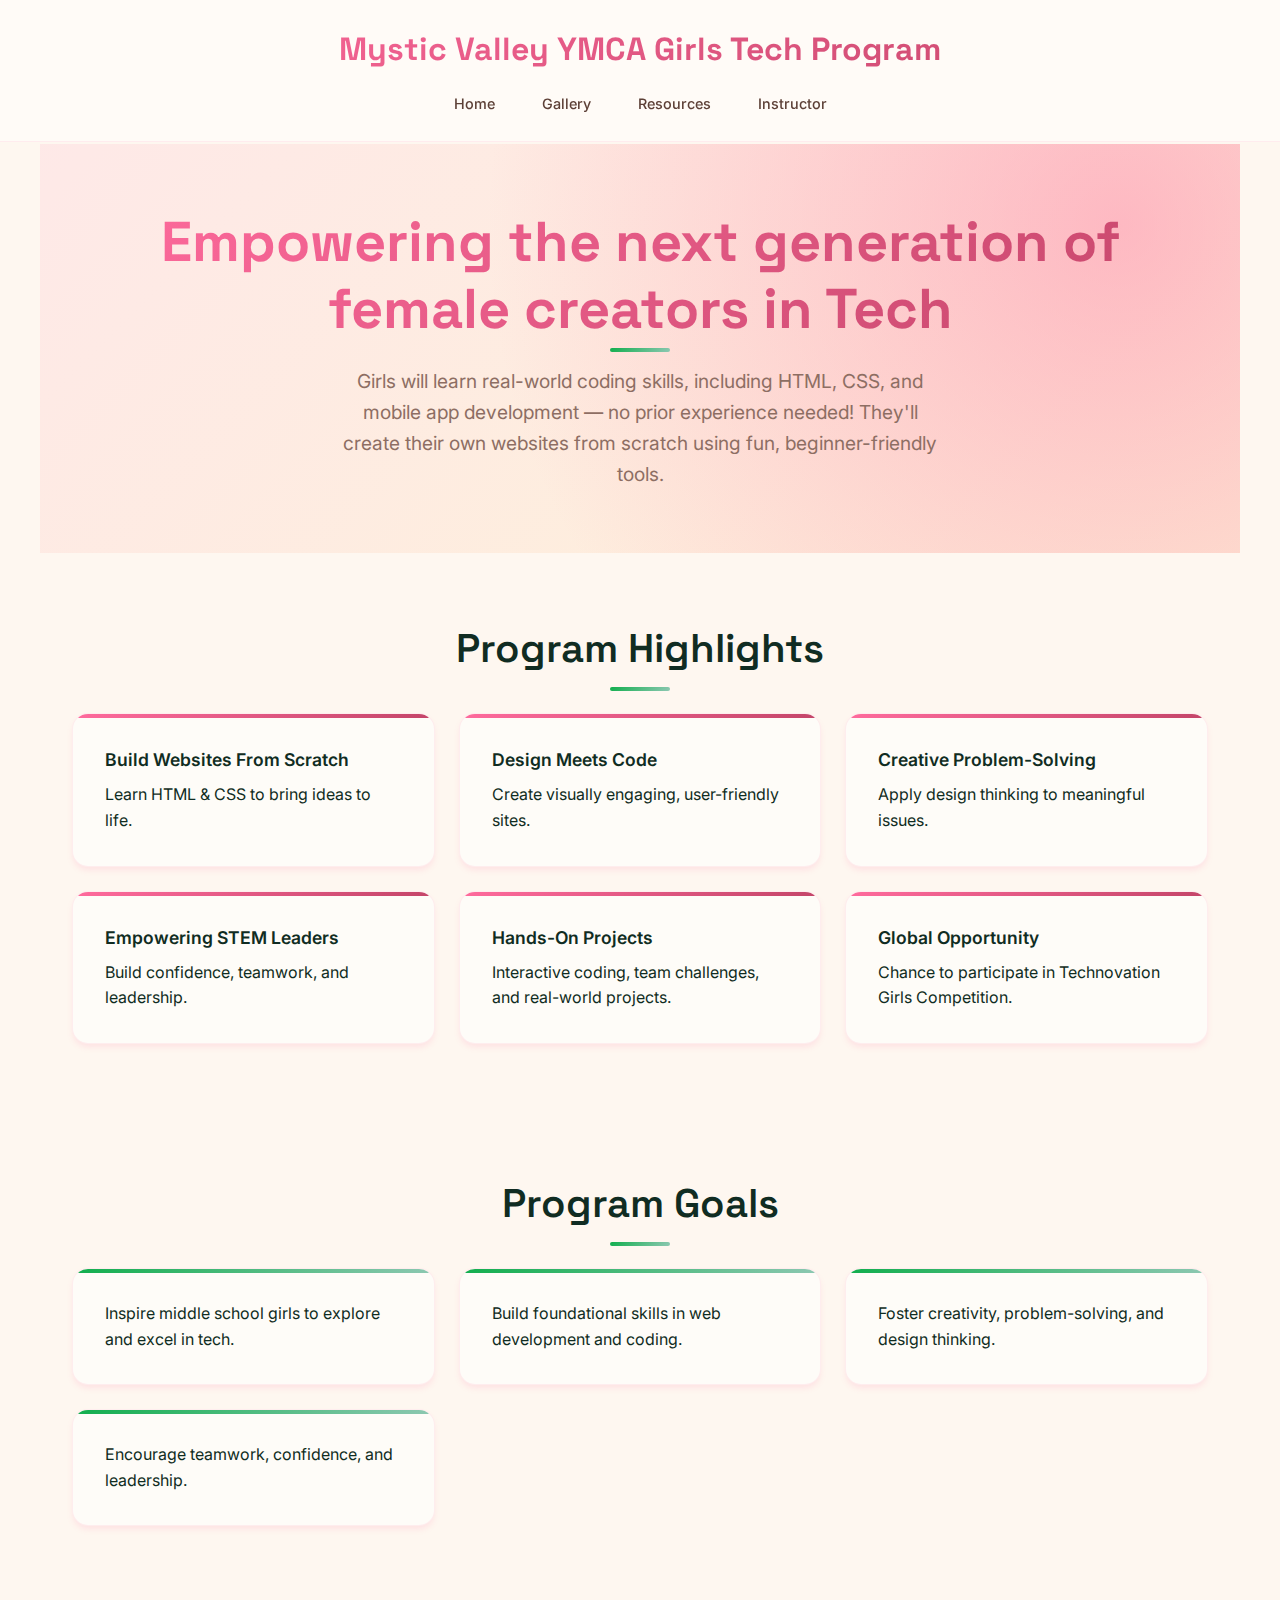
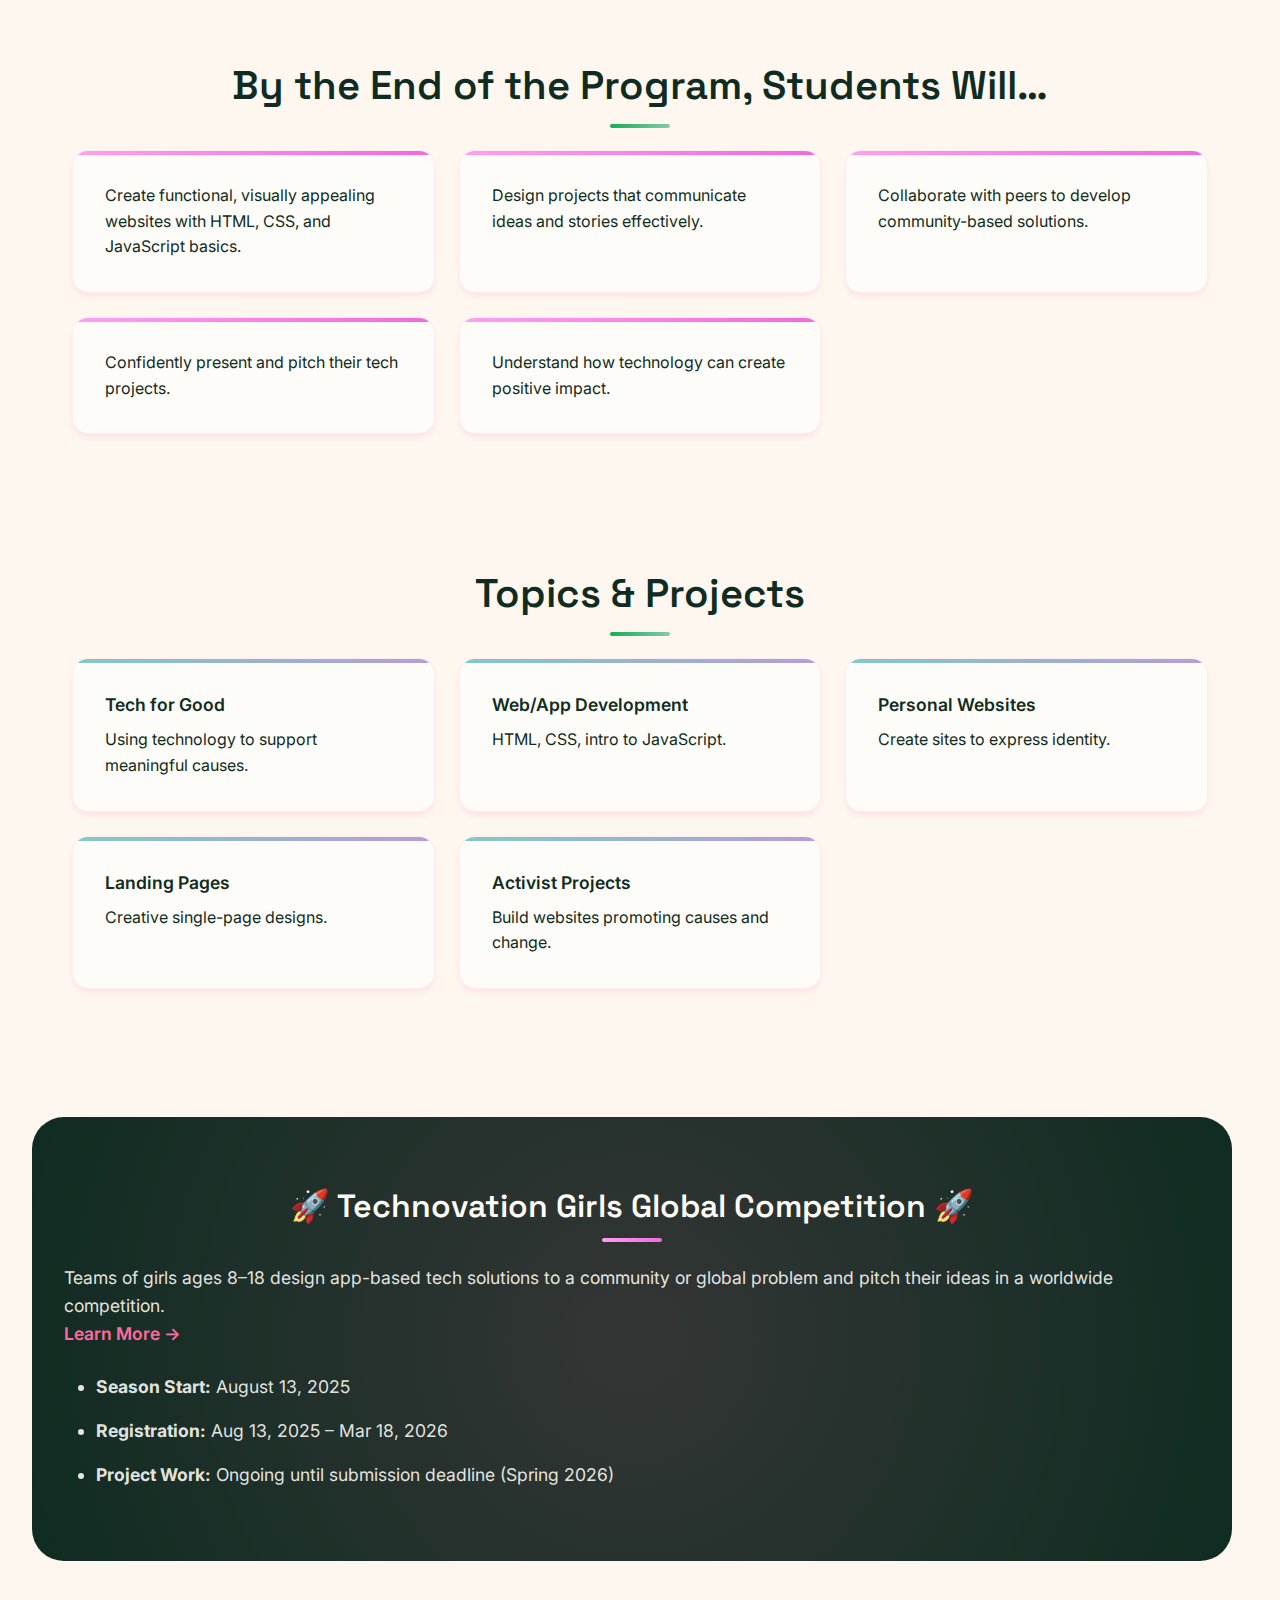
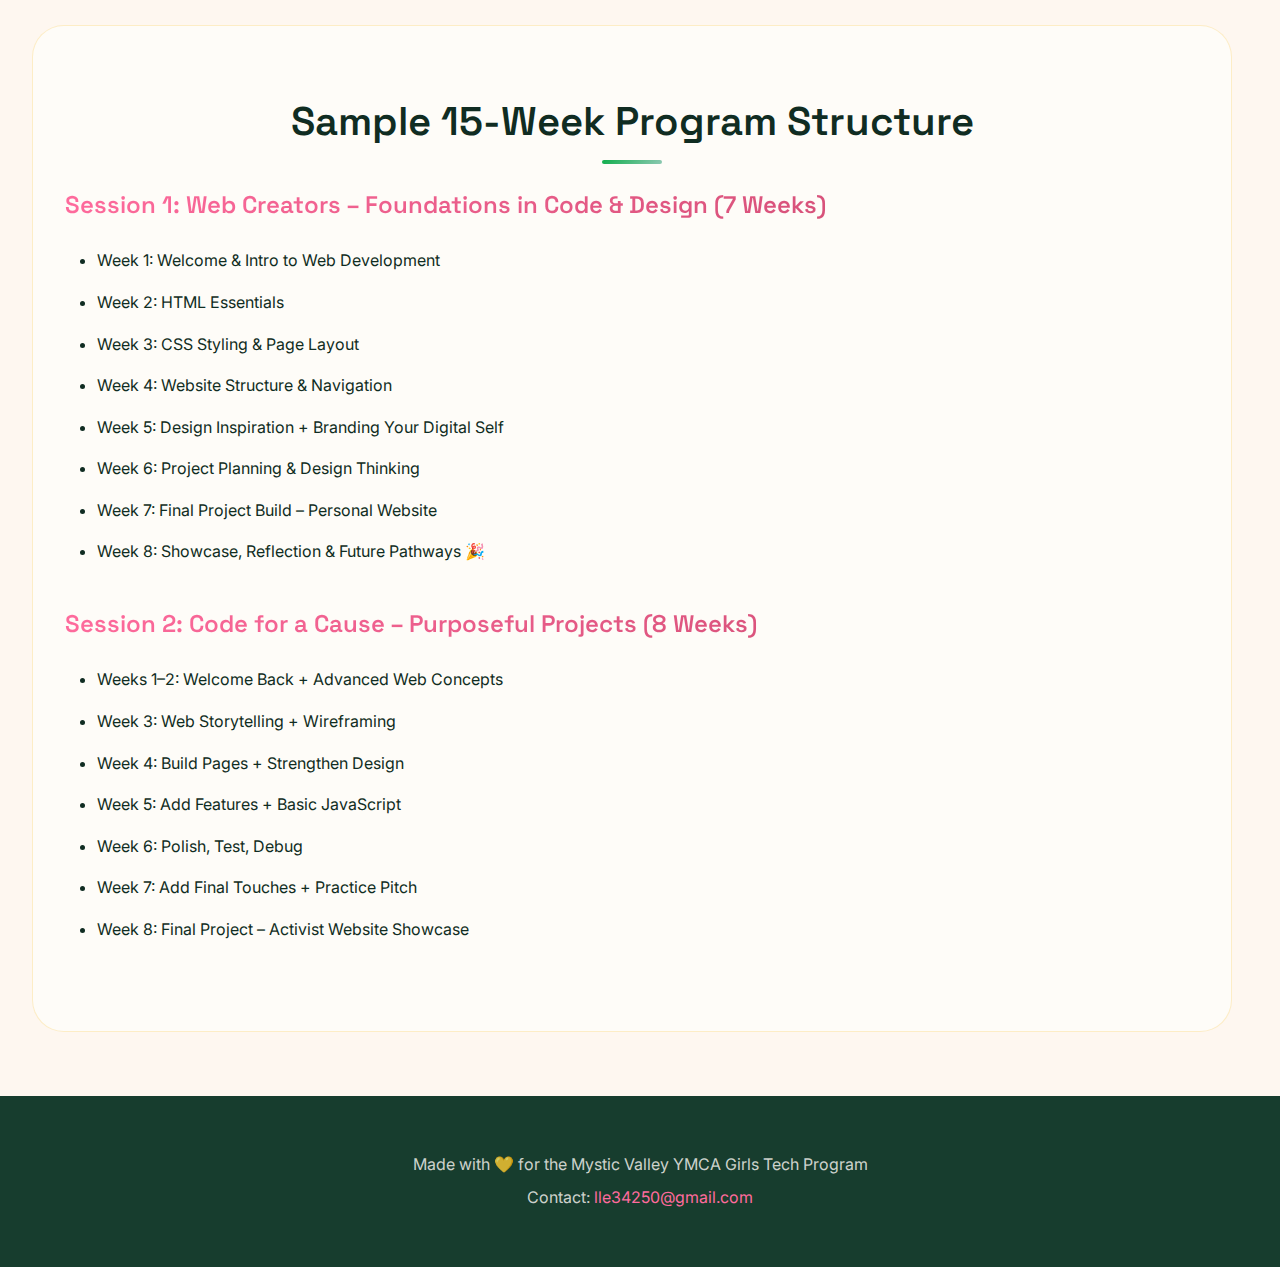
<file: index.html>
<!DOCTYPE html>
<html lang="en">
  <head>
    <meta charset="UTF-8" />
    <meta name="viewport" content="width=device-width, initial-scale=1.0" />
    <title>Girls Tech Program</title>
    <!-- Google Fonts -->
    <link
      href="https://fonts.googleapis.com/css2?family=Inter:wght@300;400;500;600;700&family=Space+Grotesk:wght@300;400;500;600;700&display=swap"
      rel="stylesheet"
    />
    <link rel="stylesheet" href="styles.css" />
  </head>
  <body>
    <!-- Header -->
    <header>
      <h1>Mystic Valley YMCA Girls Tech Program</h1>
      <nav>
        <ul>
          <li><a href="index.html">Home</a></li>
          <li><a href="gallery.html">Gallery</a></li>
          <li><a href="resources.html">Resources</a></li>
          <li><a href="instructor.html">Instructor</a></li>
        </ul>
      </nav>
    </header>

    <main>
      <!-- Hero / Welcome Section -->
      <section class="welcome" id="home">
        <h2 class="header">
          Empowering the next generation of female creators in Tech
        </h2>
        <p>
          Girls will learn real-world coding skills, including HTML, CSS, and
          mobile app development — no prior experience needed! They'll create
          their own websites from scratch using fun, beginner-friendly tools.
        </p>
      </section>

      <!-- Highlights Section -->
      <section class="highlights">
        <h2>Program Highlights</h2>
        <ul>
          <li>
            <strong>Build Websites From Scratch</strong>
            Learn HTML & CSS to bring ideas to life.
          </li>
          <li>
            <strong>Design Meets Code</strong>
            Create visually engaging, user-friendly sites.
          </li>
          <li>
            <strong>Creative Problem-Solving</strong>
            Apply design thinking to meaningful issues.
          </li>
          <li>
            <strong>Empowering STEM Leaders</strong>
            Build confidence, teamwork, and leadership.
          </li>
          <li>
            <strong>Hands-On Projects</strong>
            Interactive coding, team challenges, and real-world projects.
          </li>
          <li>
            <strong>Global Opportunity</strong>
            Chance to participate in Technovation Girls Competition.
          </li>
        </ul>
      </section>

      <!-- Goals Section -->
      <section class="goals">
        <h2>Program Goals</h2>
        <ul class="goals-list">
          <li>Inspire middle school girls to explore and excel in tech.</li>
          <li>Build foundational skills in web development and coding.</li>
          <li>Foster creativity, problem-solving, and design thinking.</li>
          <li>Encourage teamwork, confidence, and leadership.</li>
        </ul>
      </section>

      <section class="outcomes">
        <h2>By the End of the Program, Students Will…</h2>
        <ul class="outcome-list">
          <li>
            Create functional, visually appealing websites with HTML, CSS, and
            JavaScript basics.
          </li>
          <li>
            Design projects that communicate ideas and stories effectively.
          </li>
          <li>Collaborate with peers to develop community-based solutions.</li>
          <li>Confidently present and pitch their tech projects.</li>
          <li>Understand how technology can create positive impact.</li>
        </ul>
      </section>

      <!-- Topics -->
      <section class="topics">
        <h2>Topics & Projects</h2>
        <ul>
          <li>
            <strong>Tech for Good</strong>
            Using technology to support meaningful causes.
          </li>
          <li>
            <strong>Web/App Development</strong>
            HTML, CSS, intro to JavaScript.
          </li>
          <li>
            <strong>Personal Websites</strong>
            Create sites to express identity.
          </li>
          <li>
            <strong>Landing Pages</strong>
            Creative single-page designs.
          </li>
          <li>
            <strong>Activist Projects</strong>
            Build websites promoting causes and change.
          </li>
        </ul>
      </section>

      <!-- Technovation Girls Section -->
      <section class="competition">
        <h2>🚀 Technovation Girls Global Competition 🚀</h2>
        <p>
          Teams of girls ages 8–18 design app-based tech solutions to a
          community or global problem and pitch their ideas in a worldwide
          competition.
        </p>
        <p>
          <a
            href="https://technovationchallenge.org/program-implementation-partners/"
            target="_blank"
          >
            Learn More →
          </a>
        </p>
        <ul>
          <li><strong>Season Start:</strong> August 13, 2025</li>
          <li><strong>Registration:</strong> Aug 13, 2025 – Mar 18, 2026</li>
          <li>
            <strong>Project Work:</strong> Ongoing until submission deadline
            (Spring 2026)
          </li>
        </ul>
      </section>

      <!-- Program Structure -->
      <section class="structure">
        <h2>Sample 15-Week Program Structure</h2>

        <h3>
          Session 1: Web Creators – Foundations in Code & Design (7 Weeks)
        </h3>
        <ul>
          <li>Week 1: Welcome & Intro to Web Development</li>
          <li>Week 2: HTML Essentials</li>
          <li>Week 3: CSS Styling & Page Layout</li>
          <li>Week 4: Website Structure & Navigation</li>
          <li>Week 5: Design Inspiration + Branding Your Digital Self</li>
          <li>Week 6: Project Planning & Design Thinking</li>
          <li>Week 7: Final Project Build – Personal Website</li>
          <li>Week 8: Showcase, Reflection & Future Pathways 🎉</li>
        </ul>

        <h3>Session 2: Code for a Cause – Purposeful Projects (8 Weeks)</h3>
        <ul>
          <li>Weeks 1–2: Welcome Back + Advanced Web Concepts</li>
          <li>Week 3: Web Storytelling + Wireframing</li>
          <li>Week 4: Build Pages + Strengthen Design</li>
          <li>Week 5: Add Features + Basic JavaScript</li>
          <li>Week 6: Polish, Test, Debug</li>
          <li>Week 7: Add Final Touches + Practice Pitch</li>
          <li>Week 8: Final Project – Activist Website Showcase</li>
        </ul>
      </section>
    </main>

    <!-- Footer -->
    <footer>
      <p>Made with 💛 for the Mystic Valley YMCA Girls Tech Program</p>
      <p>
        Contact:
        <a href="mailto:lle34250@gmail.com">lle34250@gmail.com</a>
      </p>
    </footer>

    <script>
      // Header scroll effect
      window.addEventListener("scroll", () => {
        const header = document.querySelector("header");
        if (window.scrollY > 100) {
          header.classList.add("scrolled");
        } else {
          header.classList.remove("scrolled");
        }
      });

      // Smooth scrolling for navigation
      document.querySelectorAll('a[href^="#"]').forEach((anchor) => {
        anchor.addEventListener("click", function (e) {
          e.preventDefault();
          const target = document.querySelector(this.getAttribute("href"));
          if (target) {
            target.scrollIntoView({
              behavior: "smooth",
              block: "start",
            });
          }
        });
      });

      // Add fade-in animation to sections on scroll
      const observer = new IntersectionObserver((entries) => {
        entries.forEach((entry) => {
          if (entry.isIntersecting) {
            entry.target.classList.add("fade-in");
          }
        });
      });

      document.querySelectorAll("section").forEach((section) => {
        observer.observe(section);
      });
    </script>
  </body>
</html>
</file>
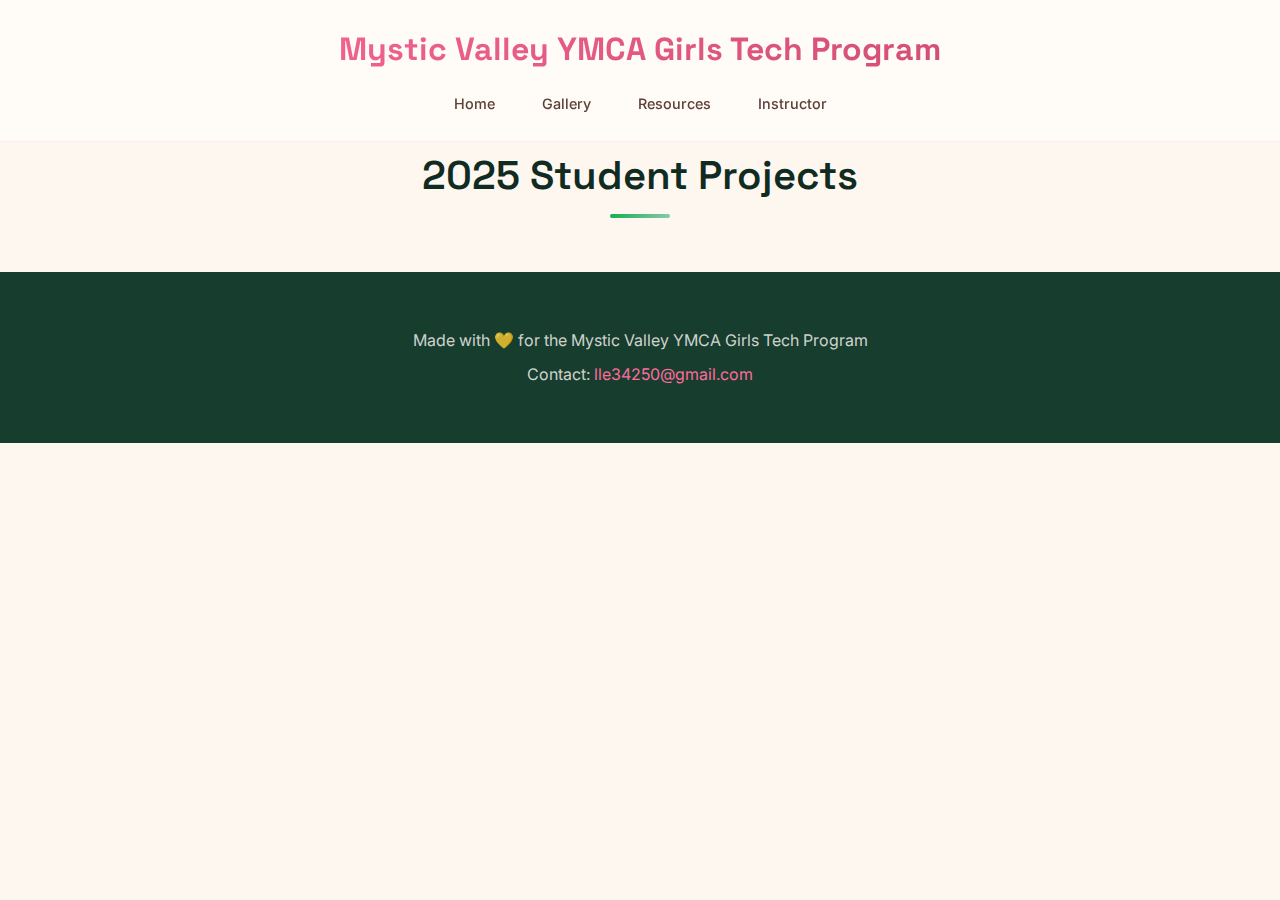
<file: gallery.html>
<!DOCTYPE html>
<html>
    <head>
        <meta charset="UTF-8" />
        <meta name="viewport" content="width=device-width, initial-scale=1.0" />
        <title>Girls Tech Program</title>
        <!-- Google Fonts -->
        <link
          href="https://fonts.googleapis.com/css2?family=Inter:wght@300;400;500;600;700&family=Space+Grotesk:wght@300;400;500;600;700&display=swap"
          rel="stylesheet"
        />
        <link rel="stylesheet" href="styles.css" />
      </head>
      <body>
        <!-- Header -->
        <header>
          <h1>Mystic Valley YMCA Girls Tech Program</h1>
          <nav>
            <ul>
                <li><a href="index.html">Home</a></li>
                <li><a href="gallery.html">Gallery</a></li>
                <li><a href="resources.html">Resources</a></li>
                <li><a href="instructor.html">Instructor</a></li>
            </ul>
          </nav>
        </header>

        <main>
            <h2>2025 Student Projects</h2>
        </main>
        <!-- Footer -->
    <footer>
        <p>Made with 💛 for the Mystic Valley YMCA Girls Tech Program</p>
        <p>
          Contact:
          <a href="mailto:lle34250@gmail.com">lle34250@gmail.com</a>
        </p>
      </footer>
  
    
</html>
</file>
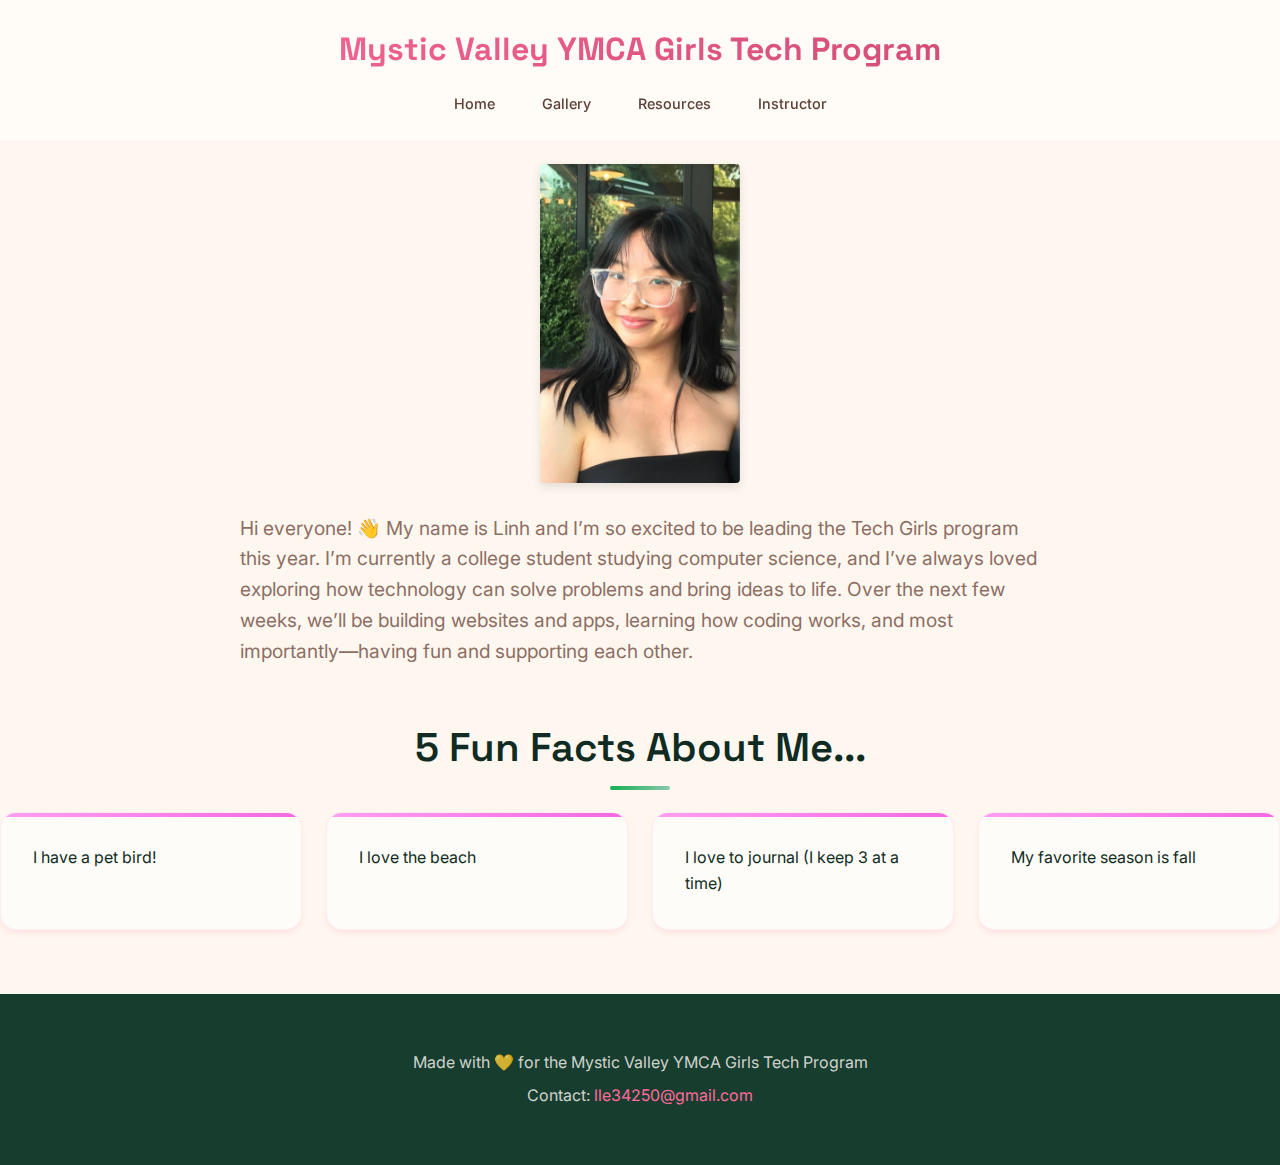
<file: instructor.html>
<!DOCTYPE html>
<html>
    <head>
        <meta charset="UTF-8" />
        <meta name="viewport" content="width=device-width, initial-scale=1.0" />
        <title>Girls Tech Program</title>
        <!-- Google Fonts -->
        <link
          href="https://fonts.googleapis.com/css2?family=Inter:wght@300;400;500;600;700&family=Space+Grotesk:wght@300;400;500;600;700&display=swap"
          rel="stylesheet"
        />
        <link rel="stylesheet" href="styles.css" />
        <script src="script.js"></script>
      </head>
      <body>
        <!-- Header -->
  
        <header>
          <h1>Mystic Valley YMCA Girls Tech Program</h1>
          <nav>
            <ul>
                <li><a href="index.html">Home</a></li>
                <li><a href="gallery.html">Gallery</a></li>
                <li><a href="resources.html">Resources</a></li>
                <li><a href="instructor.html">Instructor</a></li>
            </ul>
          </nav>
        </header>

        <main>
          <div class="image-gallery">
            <img src="assets/me.png" alt="description" width="200" />
          </div>
          <p id="instructorBio">
            Hi everyone! 👋 My name is Linh and I’m so excited to be leading the Tech
            Girls program this year. I’m currently a college student studying computer
            science, and I’ve always loved exploring how technology can solve problems
            and bring ideas to life. Over the next few weeks, we’ll be building
            websites and apps, learning how coding works, and most importantly—having
            fun and supporting each other.
          </p>
          <h2>5 Fun Facts About Me...</h2>
          <ul class="outcome-list">
            <li>I have a pet bird!</li>
            <li>I love the beach</li>
            <li>I love to journal (I keep 3 at a time)</li>
            <li>My favorite season is fall</li>
          </ul>
        </main>
        <!-- Footer -->
    <footer>
        <p>Made with 💛 for the Mystic Valley YMCA Girls Tech Program</p>
        <p>
          Contact:
          <a href="mailto:lle34250@gmail.com">lle34250@gmail.com</a>
        </p>
      </footer>
  
    
</html>
</file>
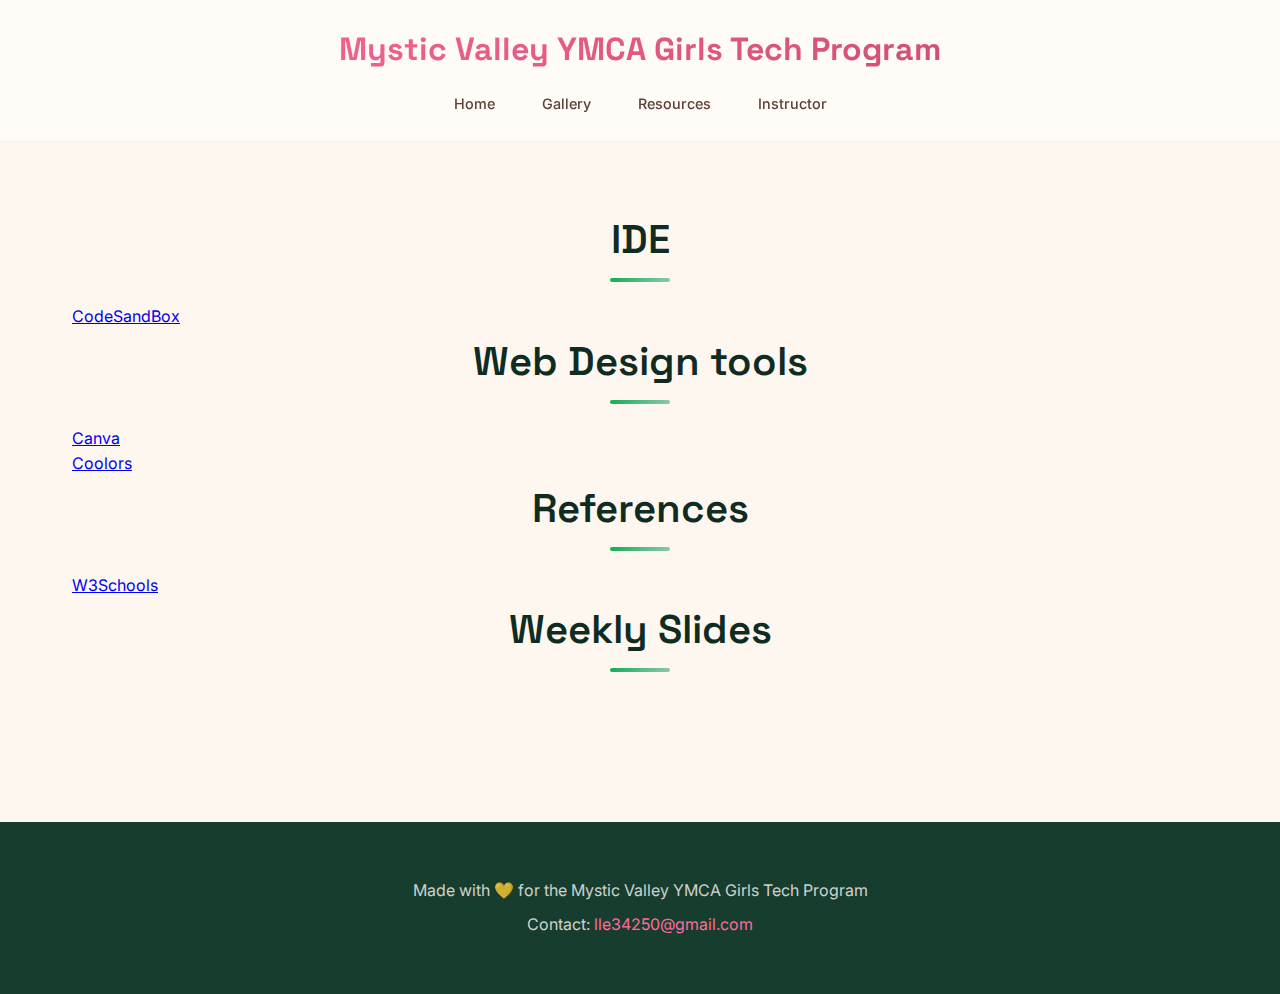
<file: resources.html>
<!DOCTYPE html>
<html>
    <head>
        <meta charset="UTF-8" />
        <meta name="viewport" content="width=device-width, initial-scale=1.0" />
        <title>Girls Tech Program</title>
        <!-- Google Fonts -->
        <link
          href="https://fonts.googleapis.com/css2?family=Inter:wght@300;400;500;600;700&family=Space+Grotesk:wght@300;400;500;600;700&display=swap"
          rel="stylesheet"
        />
        <link rel="stylesheet" href="styles.css" />
      </head>
      <body>
        <!-- Header -->
        <header>
          <h1>Mystic Valley YMCA Girls Tech Program</h1>
          <nav>
            <ul>
                <li><a href="index.html">Home</a></li>
                <li><a href="gallery.html">Gallery</a></li>
                <li><a href="resources.html">Resources</a></li>
                <li><a href="instructor.html">Instructor</a></li>
            </ul>
          </nav>
        </header>

    <main>
      <section class="resources">
        <h2>IDE</h2>
        <a href="https://codesandbox.com/">CodeSandBox</a>

        <h2>Web Design tools</h2>
        <p><a href="https://www.canva.com/">Canva</a></p>
        <p><a href="https://coolors.co/">Coolors</a></p>

        <h2>References</h2>
        <p><a href="https://www.w3schools.com/">W3Schools</a></p>
        <h2>Weekly Slides</h2>
    </section>
    </main>

        <!-- Footer -->
    <footer>
        <p>Made with 💛 for the Mystic Valley YMCA Girls Tech Program</p>
        <p>
          Contact:
          <a href="mailto:lle34250@gmail.com">lle34250@gmail.com</a>
        </p>
      </footer>
  
    
</html>
</file>
<file: styles.css>
:root {
  --primary-gradient: linear-gradient(135deg, #ff6b9d 0%, #c44569 100%);
  --secondary-gradient: linear-gradient(135deg, #11ae4d 0%, #8dc8b2 100%);
  --accent-gradient: linear-gradient(135deg, #ff9ff3 0%, #f368e0 100%);
  --retro-pink: #ff6b9d;
  --retro-coral: #ff8a80;
  --retro-peach: #ffab91;
  --retro-yellow: #f8b500;
  --retro-lavender: #b39ddb;
  --retro-mint: #80cbc4;
  --dark: #102c22;
  --dark-secondary: #173d2e;
  --light: #fffbf7;
  --cream: #fef7f0;
  --warm-white: #fefcf8;
  --soft-gray: #8d6e63;
  --medium-brown: #5d4037;
  --shadow-sm: 0 1px 2px 0 rgba(255, 107, 157, 0.1);
  --shadow-md: 0 4px 6px -1px rgba(255, 107, 157, 0.15);
  --shadow-lg: 0 10px 15px -3px rgba(255, 107, 157, 0.2);
  --shadow-xl: 0 20px 25px -5px rgba(255, 107, 157, 0.25);
}

* {
  margin: 0;
  padding: 0;
  box-sizing: border-box;
}

body {
  font-family: "Inter", sans-serif;
  background: var(--cream);
  color: var(--dark);
  line-height: 1.6;
  overflow-x: hidden;
}

/* Header */
header {
  position: fixed;
  top: 0;
  left: 0;
  right: 0;
  background: rgba(255, 251, 247, 0.95);
  backdrop-filter: blur(20px);
  border-bottom: 1px solid rgba(255, 107, 157, 0.1);
  z-index: 1000;
  padding: 1.5rem 2rem;
  transition: all 0.3s ease;
}

header.scrolled {
  background: rgba(255, 251, 247, 0.98);
  box-shadow: var(--shadow-sm);
}

/* Image Container */
.image-gallery {
  display: flex;
  justify-content: center;
  gap: 20px;
  flex-wrap: wrap;
  margin-top: 20px;
  padding-bottom: 30px;
}
img {
  border-radius: 4px;
  box-shadow: 0px 4px 10px rgba(0, 0, 0, 0.1);
  transition: transform 0.3s ease;
  width: 200px;
  height: auto;
  text-align: center;
}

.image-gallery img:hover {
  transform: scale(1.05);
}

#instructorBio {
  font-size: 1.2rem;
  max-width: 800px;
  margin: 0 auto;
  color: var(--soft-gray);
  font-weight: 400;
  padding-bottom: 50px;
}

h1 {
  font-family: "Space Grotesk", sans-serif;
  font-size: 2rem;
  font-weight: 700;
  background: var(--primary-gradient);
  -webkit-background-clip: text;
  -webkit-text-fill-color: transparent;
  background-clip: text;
  margin-bottom: 1rem;
  text-align: center;
}

nav ul {
  display: flex;
  justify-content: center;
  gap: 15px;
  list-style: none;
}

nav a {
  text-decoration: none;
  color: var(--medium-brown);
  font-weight: 500;
  font-size: 0.9rem;
  padding: 0.5rem 1rem;
  border-radius: 2rem;
  transition: all 0.3s ease;
  position: relative;
  overflow: hidden;
}

nav a:hover {
  color: rgb(255, 255, 255);
  background-color: #ca96ad;
  transition: 0.5s;
}

nav a:hover::before {
  left: 0;
}

/* Main Content */
main {
  padding-top: 9rem;
}

/* Hero Section */
.welcome {
  padding: 4rem 2rem;
  text-align: center;
  /* Makes colors blend from one point to another in a straight line. */
  background: linear-gradient(
    135deg,
    /* opacity (10% visible) */ rgba(255, 107, 157, 0.1) 0%,
    rgba(248, 181, 0, 0.1) 100%
  );
  /* Any absolutely positioned child (like ::before) should use this as the reference box */
  position: relative;
  overflow: hidden;
}

/* Animation effect */
.welcome::before {
  content: "";
  position: absolute;
  top: -80%;
  left: -10%;
  width: 200%;
  height: 200%;
  background: radial-gradient(
    circle,
    rgba(255, 107, 156, 0.409) 0%,
    transparent 50%
  );
  animation: slideAcross 10s ease-in-out infinite;
  z-index: 0;
}

.welcome > * {
  position: relative;
  z-index: 1;
}

/* Defines how the gradient moves */
@keyframes slideAcross {
  0%,
  100% {
    transform: translate(-25%, -25%) rotate(0deg);
  }
  50% {
    transform: translate(-35%, -35%) rotate(180deg);
  }
}

.header {
  font-family: "Space Grotesk", sans-serif;
  font-size: clamp(2rem, 5vw, 3.5rem);
  font-weight: 700;
  line-height: 1.2;
  margin-bottom: 1.5rem;
  background: var(--primary-gradient);
  -webkit-background-clip: text;
  -webkit-text-fill-color: transparent;
  background-clip: text;
}

.welcome p {
  font-size: 1.2rem;
  max-width: 600px;
  margin: 0 auto;
  color: var(--soft-gray);
  font-weight: 400;
}

/* Section Styling */
section {
  padding: 4rem 2rem;
  max-width: 1200px;
  margin: 0 auto;
}

h2 {
  font-family: "Space Grotesk", sans-serif;
  font-size: 2.5rem;
  font-weight: 600;
  margin-bottom: 2rem;
  text-align: center;
  color: var(--dark);
  position: relative; /* Makes this a reference point for ::after */
}

h2::after {
  content: ""; /* Creates a "fake" element */
  position: absolute; /* Places it relative to the h2 */
  bottom: -10px; /* Sits 10px below the text */
  left: 50%; /* Starts in the middle of the h2 */
  transform: translateX(
    -50%
  ); /* Shifts it left by half its width → perfectly centered */
  width: 60px; /* Makes it 60px wide */
  height: 4px; /* 4px tall (like a bar) */
  background: var(--secondary-gradient); /* Gives it a gradient background */
  border-radius: 2px; /* Rounds the edges slightly */
}

h3 {
  font-family: "Space Grotesk", sans-serif;
  font-size: 1.5rem;
  font-weight: 600;
  margin: 2rem 0 1rem 0;
  color: var(--gray-700);
}

/* Card Layouts */
.highlights ul,
.goals-list,
.outcome-list,
.topics ul {
  display: grid;
  grid-template-columns: repeat(auto-fit, minmax(300px, 1fr));
  gap: 1.5rem;
  list-style: none;
  margin-top: 2rem;
}

.highlights li,
.goals-list li,
.outcome-list li,
.topics li {
  background: var(--warm-white);
  padding: 2rem;
  border-radius: 1rem;
  box-shadow: var(--shadow-md);
  transition: all 0.3s ease;
  position: relative;
  overflow: hidden;
  border: 1px solid rgba(255, 107, 157, 0.1);
}

.highlights li::before {
  content: "";
  position: absolute;
  top: 0;
  left: 0;
  width: 100%;
  height: 4px;
  background: var(--primary-gradient);
}

.goals-list li::before {
  content: "";
  position: absolute;
  top: 0;
  left: 0;
  width: 100%;
  height: 4px;
  background: var(--secondary-gradient);
}

.outcome-list li::before {
  content: "";
  position: absolute;
  top: 0;
  left: 0;
  width: 100%;
  height: 4px;
  background: var(--accent-gradient);
}

.topics li::before {
  content: "";
  position: absolute;
  top: 0;
  left: 0;
  width: 100%;
  height: 4px;
  background: linear-gradient(
    135deg,
    var(--retro-mint) 0%,
    var(--retro-lavender) 100%
  );
}

.highlights li:hover,
.goals-list li:hover,
.outcome-list li:hover,
.topics li:hover {
  transform: translateY(-5px);
  box-shadow: var(--shadow-xl);
}

.highlights li strong,
.topics li strong {
  display: block;
  font-weight: 600;
  font-size: 1.1rem;
  margin-bottom: 0.5rem;
  color: var(--dark);
}

/* Competition Section */
.competition {
  background: var(--dark);
  color: var(--light);
  border-radius: 2rem;
  margin: 4rem 2rem;
  position: relative;
  overflow: hidden;
}

.competition::before {
  content: "";
  position: absolute;
  top: -50%;
  right: -50%;
  width: 200%;
  height: 200%;
  background: radial-gradient(
    circle,
    rgba(255, 107, 157, 0.15) 0%,
    transparent 50%
  );
  animation: float 15s ease-in-out infinite reverse;
}

.competition > * {
  position: relative;
  z-index: 1;
}

.competition h2 {
  color: var(--light);
  font-size: 2rem;
}

.competition h2::after {
  background: var(--accent-gradient);
}

.competition p,
.competition li {
  font-size: 1.1rem;
  color: rgba(255, 251, 247, 0.9);
}

.competition a {
  color: var(--retro-pink);
  text-decoration: none;
  font-weight: 600;
  transition: color 0.3s ease;
}

.competition a:hover {
  color: var(--retro-coral);
}

.competition ul {
  display: block;
  padding-left: 2rem;
  margin-top: 1rem;
}

.competition li {
  background: none;
  padding: 0.5rem 0;
  box-shadow: none;
  border-radius: 0;
}

.competition li::before {
  display: none;
}

/* Structure Section */
.structure {
  background: var(--warm-white);
  border-radius: 2rem;
  margin: 2rem;
  border: 1px solid rgba(248, 181, 0, 0.2);
}

.structure h3 {
  background: var(--primary-gradient);
  -webkit-background-clip: text;
  -webkit-text-fill-color: transparent;
  background-clip: text;
}

.structure ul {
  display: block;
  padding-left: 2rem;
  margin: 1rem 0;
}

.structure li {
  background: none;
  padding: 0.5rem 0;
  box-shadow: none;
  border-radius: 0;
  list-style: disc;
}

.structure li::before {
  display: none;
}

/* Footer */
footer {
  background: var(--dark-secondary);
  color: var(--light);
  padding: 3rem 2rem;
  text-align: center;
  margin-top: 4rem;
}

footer p {
  font-size: 1rem;
  margin: 0.5rem 0;
  color: rgba(255, 251, 247, 0.8);
}

footer a {
  color: var(--retro-pink);
  text-decoration: none;
  transition: color 0.3s ease;
}

footer a:hover {
  color: var(--retro-coral);
}

/* Responsive Design */
@media (max-width: 768px) {
  header {
    padding: 1rem;
  }

  h1 {
    font-size: 1.2rem;
    margin-bottom: 0.5rem;
  }

  nav ul {
    gap: 1rem;
  }

  nav a {
    font-size: 0.8rem;
    padding: 0.4rem 0.8rem;
  }

  main {
    padding-top: 7rem;
  }

  h1 {
    font-size: 1.5rem;
  }

  section {
    padding: 2rem 1rem;
  }

  .welcome {
    padding: 2rem 1rem;
  }

  .header {
    font-size: 2rem;
  }

  .highlights ul,
  .goals-list,
  .outcome-list,
  .topics ul {
    grid-template-columns: 1fr;
    gap: 1rem;
  }

  .competition,
  .structure {
    margin: 2rem 1rem;
  }
}

/* Scroll animations */
@keyframes fadeInUp {
  from {
    opacity: 0;
    transform: translateY(30px);
  }
  to {
    opacity: 1;
    transform: translateY(0);
  }
}

.fade-in {
  animation: fadeInUp 0.8s ease-out forwards;
}
</file>
